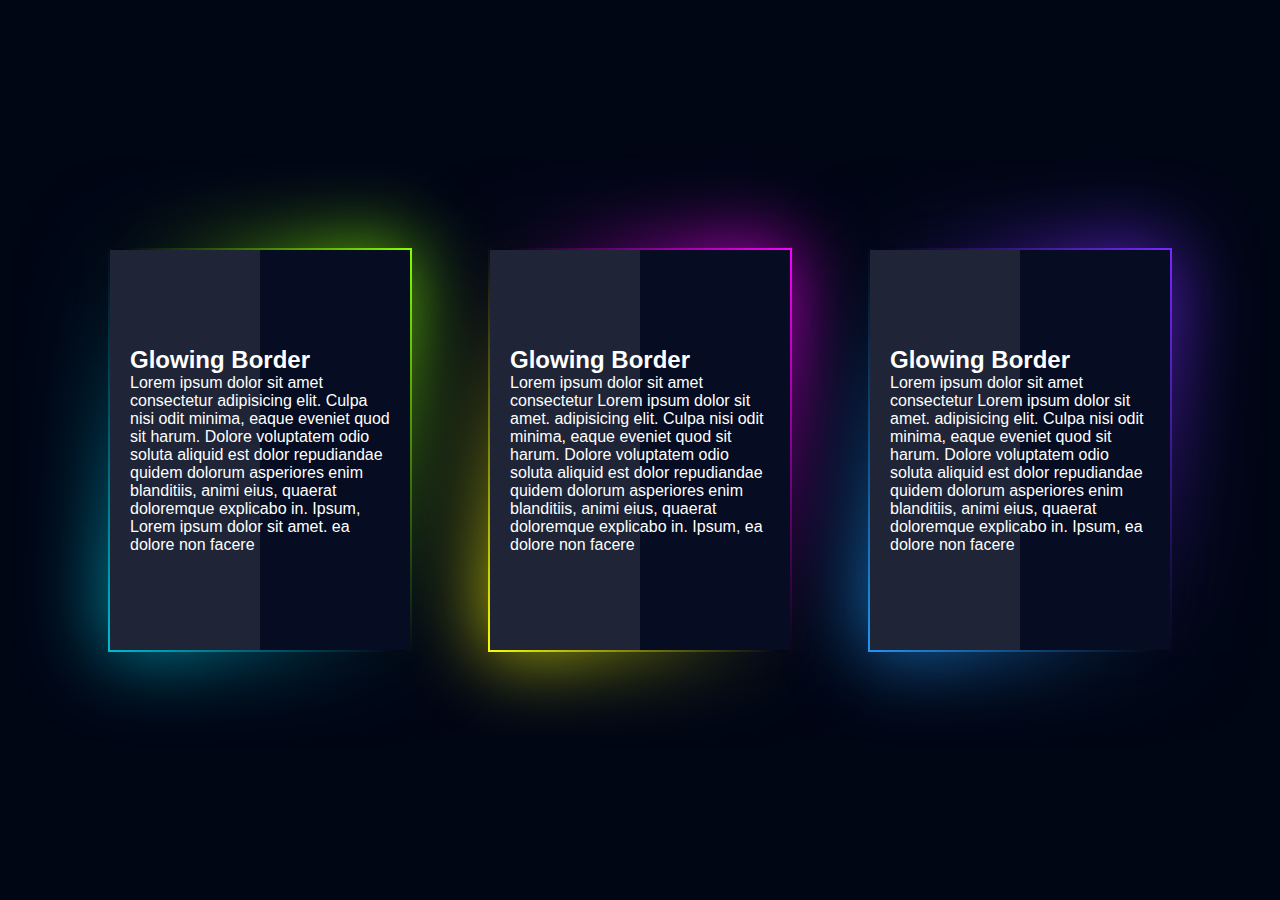
<file: card practise 1/index.html>
<!DOCTYPE html>
<html lang="en">
<head>
  <meta charset="UTF-8">
  <meta name="viewport" content="width=device-width, initial-scale=1.0">
  <link rel="stylesheet" href="style.css">
  <title>card</title>
</head>
<body>
   <div class="box">
      <div class="glass"></div>
      <div class="content">
         <h2>Glowing Border</h2>
         <p>Lorem ipsum dolor sit amet consectetur adipisicing elit. Culpa nisi odit minima, eaque eveniet quod sit harum. Dolore voluptatem odio soluta aliquid est dolor repudiandae quidem dolorum asperiores enim blanditiis, animi eius, quaerat doloremque explicabo in. Ipsum, Lorem ipsum dolor sit amet. ea dolore non facere 
         </p>
      </div>
   </div>
   <div class="box">
      <div class="glass"></div>
      <div class="content">
         <h2>Glowing Border</h2>
         <p>Lorem ipsum dolor sit amet consectetur Lorem ipsum dolor sit amet. adipisicing elit. Culpa nisi odit minima, eaque eveniet quod sit harum. Dolore voluptatem odio soluta aliquid est dolor repudiandae quidem dolorum asperiores enim blanditiis, animi eius, quaerat doloremque explicabo in. Ipsum, ea dolore non facere 
         </p>
      </div>
   </div>
   <div class="box">
      <div class="glass"></div>
      <div class="content">
         <h2>Glowing Border</h2>
         <p>Lorem ipsum dolor sit amet consectetur Lorem ipsum dolor sit amet. adipisicing elit. Culpa nisi odit minima, eaque eveniet quod sit harum. Dolore voluptatem odio soluta aliquid est dolor repudiandae quidem dolorum asperiores enim blanditiis, animi eius, quaerat doloremque explicabo in. Ipsum, ea dolore non facere 
         </p>
      </div>
   </div>
</body>
</html>
</file>
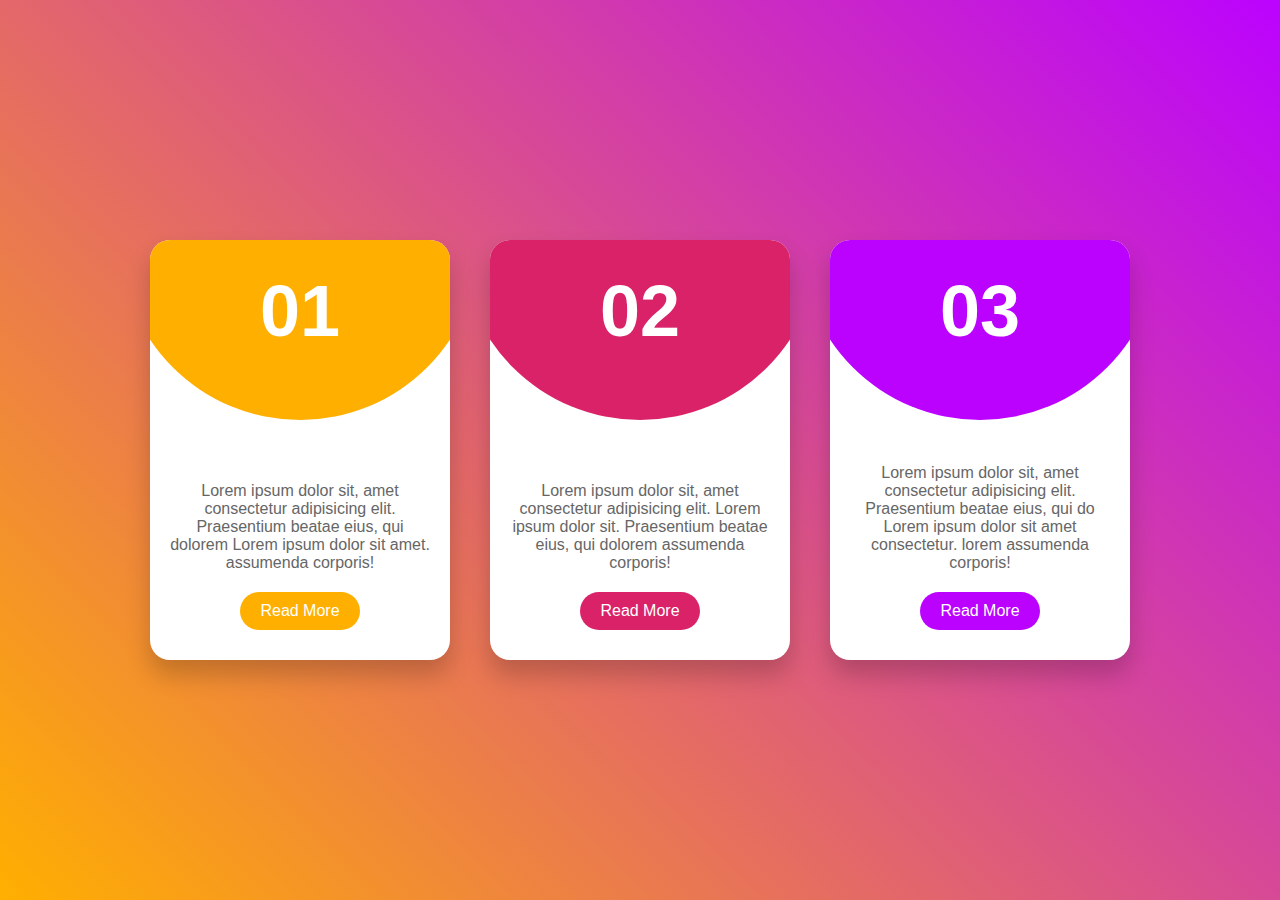
<file: card practise 2/index.html>
<!DOCTYPE html>
<html lang="en">
<head>
    <meta charset="UTF-8">
    <meta name="viewport" content="width=device-width, initial-scale=1.0">
    <link rel="stylesheet" href="style.css">
    <title>css card hover effect</title>
</head>
<body>
    <div class="container">
        <div class="card">
            <div class="circle">
                <h2>01</h2>
            </div>
            <div class="content">
                <p>Lorem ipsum dolor sit, amet consectetur adipisicing elit. Praesentium beatae eius, qui dolorem Lorem ipsum dolor sit amet. assumenda corporis!</p>
                <a href="#">Read More</a>
            </div>
        </div>

        <div class="card">
            <div class="circle">
                <h2>02</h2>
            </div>
            <div class="content">
                <p>Lorem ipsum dolor sit, amet consectetur adipisicing elit. Lorem ipsum dolor sit. Praesentium beatae eius, qui dolorem assumenda corporis!</p>
                <a href="#">Read More</a>
            </div>
        </div>

        <div class="card">
            <div class="circle">
                <h2>03</h2>
            </div>
            <div class="content">
                <p>Lorem ipsum dolor sit, amet consectetur adipisicing elit. Praesentium beatae eius, qui do Lorem ipsum dolor sit amet consectetur. lorem assumenda corporis!</p>
                <a href="#">Read More</a>
            </div>
        </div>

    </div>
</body>
</html>
</file>
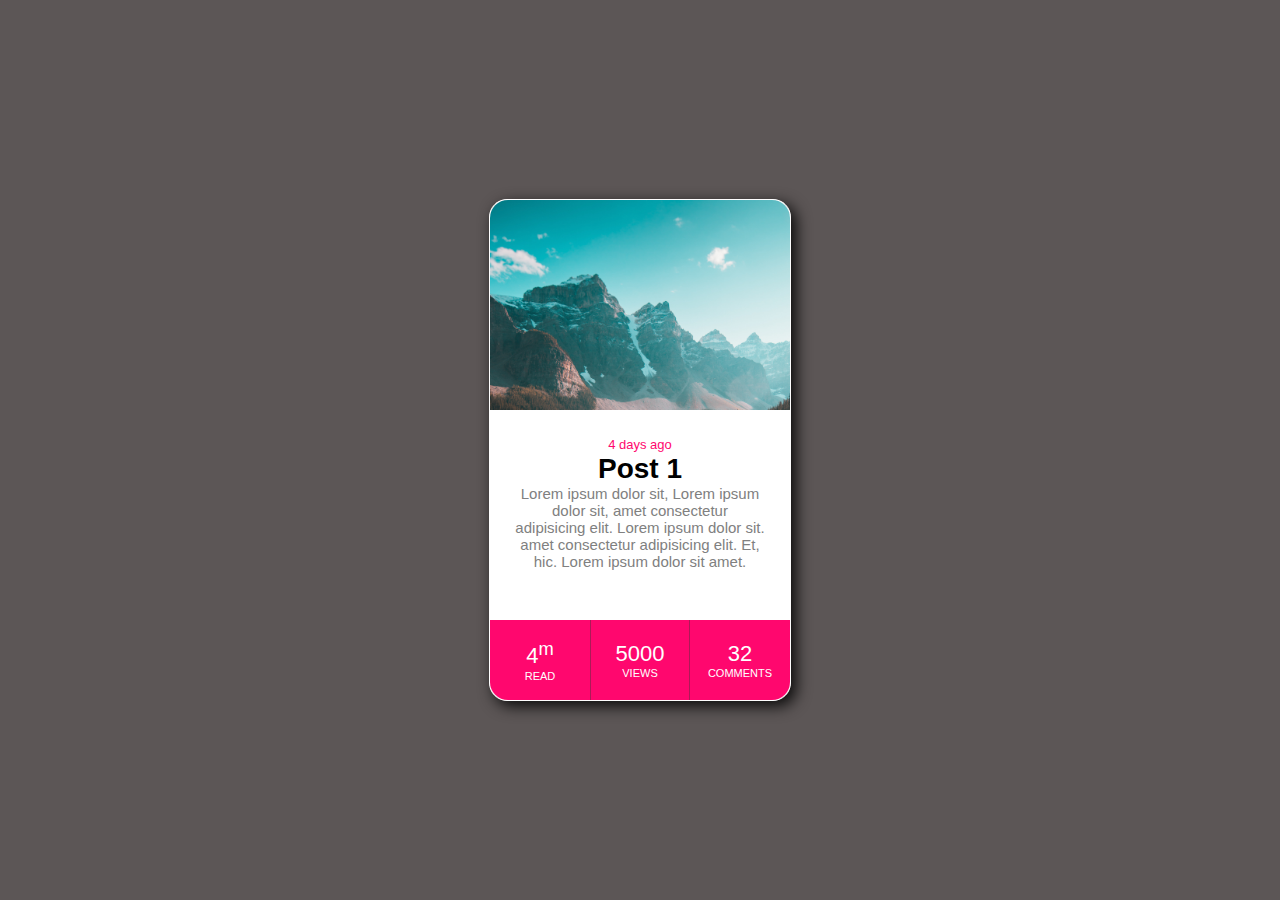
<file: card practise 3/index.html>
<!DOCTYPE html>
<html lang="en">
<head>
    <meta charset="UTF-8">
    <meta name="viewport" content="width=device-width, initial-scale=1.0">
    <link rel="stylesheet" href="style.css">
    <title>picture card</title>
</head>
<body>
    <div class="card">
        <div class="card-image"></div>
        <div class="card-text">
            <span class="date">4 days ago</span>
            <h2>Post 1</h2>
            <p>Lorem ipsum dolor sit, Lorem ipsum dolor sit, amet consectetur adipisicing elit. Lorem ipsum dolor sit. amet consectetur adipisicing elit. Et, hic. Lorem ipsum dolor sit amet.</p>
        </div>
        <div class="card-stats">
           <div class="stat">
                <div class="value">4<sup>m</sup></div>
                <div class="type">read</div>
           </div>
           <div class="stat border">
                <div class="value">5000</div>
                <div class="type">views</div>
            </div>
             <div class="stat">
                <div class="value">32</div>
                <div class="type">comments</div>
            </div>
        </div>
    </div>
</body>
</html>
</file>
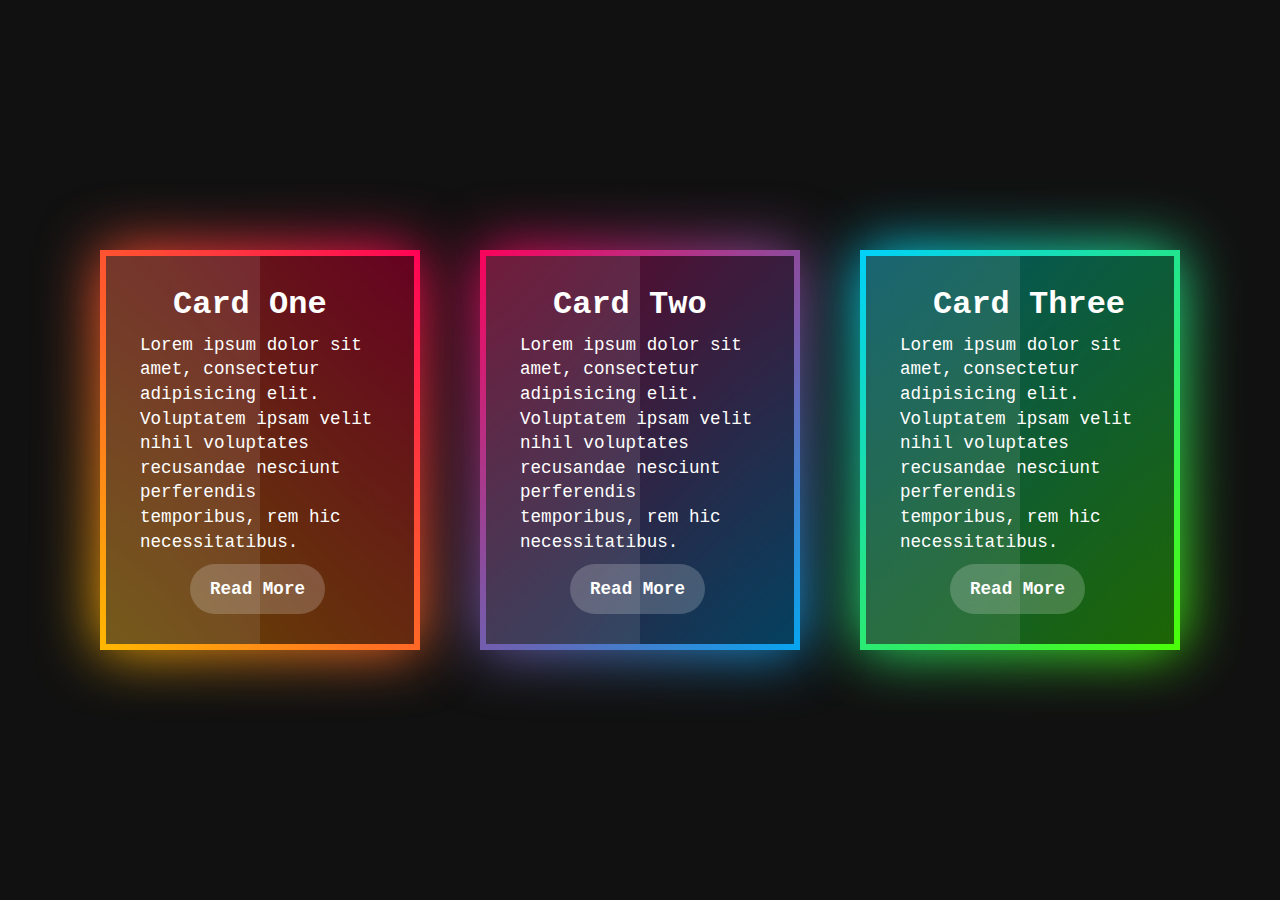
<file: card practise 5/index.html>
<!DOCTYPE html>
<html lang="en">
<head>
    <meta charset="UTF-8">
    <meta name="viewport" content="width=device-width, initial-scale=1.0">
    <link rel="stylesheet" href="style.css">
    <title>Document</title>
</head>
<body>
    <div class="container">
        <div class="card">
            <span></span>
            <div class="content">
                <h2>Card One</h2>
                <p>Lorem ipsum dolor sit amet, consectetur adipisicing elit. Voluptatem ipsam velit nihil voluptates recusandae nesciunt perferendis temporibus, rem hic necessitatibus.</p>
                <a href="#">Read More</a>
            </div>
        </div>

        <div class="card">
            <span></span>
            <div class="content">
                <h2>Card Two</h2>
                <p>Lorem ipsum dolor sit amet, consectetur adipisicing elit. Voluptatem ipsam velit nihil voluptates recusandae nesciunt perferendis temporibus, rem hic necessitatibus.</p>
                <a href="#">Read More</a>
            </div>
        </div>

        <div class="card">
            <span></span>
            <div class="content">
                <h2>Card Three</h2>
                <p>Lorem ipsum dolor sit amet, consectetur adipisicing elit. Voluptatem ipsam velit nihil voluptates recusandae nesciunt perferendis temporibus, rem hic necessitatibus.</p>
                <a href="#">Read More</a>
            </div>
        </div>
    </div>
</body>
</html>
</file>
<file: card practise 1/style.css>
*{
    margin: 0;
    padding: 0;
    box-sizing: border-box;
    font-family: Verdana, Geneva, Tahoma, sans-serif;
}

body{
    display: flex;
    justify-content: center;
    align-items: center;
    min-height: 100vh;
    flex-wrap: wrap;
    background: #010615;
}
.box{
    position: relative;
    background: #060c21;
    width: 300px;
    height: 400px;
    display: flex;
    justify-content: center;
    align-items: center;
    margin: 40px;
}
.box:before{
    content:'';
    position: absolute;
    background: #ffffff;
    top: -2px;
    left: -2px;
    right: -2px;
    bottom: -2px;
    z-index: -1; 
}
.box::after{
    content:'';
    position: absolute;
    background: #ffffff;
    top: -2px;
    left: -2px;
    right: -2px;
    bottom: -2px;
    filter: blur(40px);
    z-index: -2;
}

.box:nth-child(1)::before,
.box:nth-child(1)::after{
    background: linear-gradient(235deg,#89ff00,#010615,#00bcd4);
}

.box:nth-child(2)::before,
.box:nth-child(2)::after{
    background: linear-gradient(235deg,#ff00fe,#010615,#fbff00);
}

.box:nth-child(3)::before,
.box:nth-child(3)::after{
    background: linear-gradient(235deg,#772aff,#010615,#2196f3);
}

.box .glass{
    position: absolute;
    background: rgba(255, 255, 255, .1);
    top: 0;
    left: 0;
    width: 50%;
    height: 100%;
    display: block;
    pointer-events: none;
}
.box .content{
    color: #ffffff;
    padding: 20px;
}
</file>
<file: card practise 2/style.css>
*{
    margin: 0;
    padding: 0;
    box-sizing: border-box;
    font-family: 'Segoe UI', Tahoma, Geneva, Verdana, sans-serif;
}

body{
    display: flex;
    justify-content: center;
    align-items: center;
    min-height: 100vh;
    background:linear-gradient(45deg,#ffaf00,#bb02ff) ;
}

.container{
    /* border: 1px solid black; */
    position: relative;
    width: 1150px;
    padding: 20px;
    display: flex;
    justify-content: center;
    align-items: center;
    flex-wrap: wrap;
}

.container .card{
    position: relative;
    width: 300px;
    height: 420px;
    background: #ffffff;
    margin: 20px;
    border-radius: 20px;
    overflow: hidden;
    box-shadow: 0 15px 25px rgba(0,0,0,0.2);
    transition: 0.5s;
}

.container .card .circle{
    position: relative;
    width: 100%;
    height: 100%;
    background: #000000;
    clip-path: circle(180px at center 0);
    text-align: center;  /*akhane center nah dile h2 mazkhane asbe nah baki kahini kih taa bujhi nai...*/
}

.container .card .circle h2{
    color: #ffffff;
    font-size: 4.5rem;
    padding: 30px 0;
}

.container .card .content{
    position:absolute;
    bottom: 10px;  /* bottom dile lekha ase niche theka tasara lekha ase nah. bujte hba*/
    text-align: center;
    padding: 20px;
}

.container .card .content p{
    color: #666666;
}

.container .card .content a{
    position: relative;
    display: inline-block;
    padding: 10px 20px;
    background: #000000;
    color: #ffffff;
    border-radius: 40px;
    text-decoration: none;
    margin-top: 20px;
}

.container .card:nth-child(1) .circle,
.container .card:nth-child(1) .content a{
    background: #ffaf00;
}

.container .card:nth-child(2) .circle,
.container .card:nth-child(2) .content a{
    background: #da2268;
}

.container .card:nth-child(3) .circle,
.container .card:nth-child(3) .content a{
    background:#bb02ff ;
}


/* hovering work  start */

.container:hover .card{
    filter: blur(20px);
    transform: scale(0.9);
    opacity: 0.5; 
}
.container .card:hover{
    filter: blur(0px);
    transform: scale(1.1);
    opacity: 1;
}
</file>
<file: card practise 3/style.css>
*{
    margin: 0;
    padding: 0;
    box-sizing: border-box;
    font-family: 'Segoe UI', Tahoma, Geneva, Verdana, sans-serif;
}

body{
    width: 100vw;
    height: 100vh;
    display: flex;
    align-items: center;
    justify-content: center;
    overflow: hidden;
    background: #5c5656;
}

.card{
    border: 1px solid white;
    display: grid;
    grid-template-columns:300px;
    grid-template-rows: 210px 210px 80px;
    grid-template-areas: "image" "text" "stats";
    border-radius: 18px;
    background: white;
    box-shadow: 5px 5px 15px rgba(0,0,0,0.9);
    text-align: center;

    transition: 0.5s;
    cursor: pointer;
}

.card-image{
    grid-area: image;
    background: url(../card\ practise\ 3/image/banner.jpg);
    background-size: cover;
    border-top-left-radius: 18px;
    border-top-right-radius: 18px;
}
.card-text{
    grid-area: text;
    margin: 25px;
}
.card-text .date{
    color: rgba(255,7,110);
    font-size: 13px;
}
.card-text p{
    color: grey;
    font-size: 15px;
    font-weight: 300 ;
}
.card-text h2{
    margin-top: 0px;
    font-size: 28px;
}
.card-stats{
    grid-area: stats;
    display: grid;
    grid-template-columns: 1fr 1fr 1fr;
    grid-template-rows: 1fr;
    border-bottom-left-radius: 18px;
    border-bottom-right-radius:18px ;
    background: rgba(255,7,110);
}
.card-stats .stat{
    display: flex;
    align-items: center;
    justify-content: center;
    flex-direction: column;
    padding: 10px;
    color: white;
}
.card-stats .type{
    font-size: 11px;
    font-weight: 300;
    text-transform: uppercase;
}
.card-stats .value{
    font-size: 22px;
    font-weight: 500;
}
.card-stats .border{
    border-left: 1px solid rgba(172,26,87);
    border-right: 1px solid rgba(172,26,87);
}
.card-stats .value sup{
    font-size: 12;
}

.card:hover{
    transform: scale(1.2);
    box-shadow: 5px 5px 15px rgba(0,0,0,0.6);
}
</file>
<file: card practise 5/style.css>
*{
    margin: 0;
    padding: 0;
    box-sizing: border-box;
    font-family: 'Courier New', Courier, monospace;
}
body{
    display: flex;
    justify-content: center;
    align-items: center;
    min-height: 100vh;
    background: #111; 
}
.container{
    position: relative;
    display: flex;
    justify-content: center;
    align-items: center;
    padding: 40px 0;
    flex-wrap: wrap;
}
.container .card{
    position: relative;
    width: 320px;
    height: 400px;
    background: #111111;
    color: #ffffff;
    display: flex;
    justify-content: center;
    align-items: center;
    margin: 20px 30px;
    transition: 0.5s;
}
.container .card:hover{
    transform: translateY(-50px);
}

.container .card:nth-child(2):hover{
    transform:scale(1.1);
}

.container .card:nth-child(3):hover{
    transform: translateY(-50px);
}

.container .card::before{
    content: "";
    position: absolute;
    top: 0;
    left: 0;
    width: 100%;
    height: 100%;
    background: linear-gradient(45deg,#ffbc00,#ff0058);
}

.container .card::after{
    content: "";
    position: absolute;
    top: 0;
    left: 0;
    width: 100%;
    height: 100%;
    background: linear-gradient(45deg,#ffbc00,#ff0058);
    filter: blur(30px);
}
.container .card:nth-child(2)::before,
.container .card:nth-child(2)::after{
    background: linear-gradient(315deg,#03a9f4,#ff0058);
}

.container .card:nth-child(3)::before,
.container .card:nth-child(3)::after{
    background: linear-gradient(315deg,#4dff03,#00d0ff);
}

.container .card span{
    position: absolute;
    top: 6px;
    left: 6px;
    right: 6px;
    bottom: 6px;
    background: rgba(0, 0, 0, 0.6);
    z-index: 1;
}
.container .card span::before{
    content: "";
    position: absolute;
    top: 0;
    left: 0;
    width: 50%;
    height: 100%;
    background: rgba(255, 255, 255, 0.1);
    pointer-events: none;
}
.container .card .content{
    position: relative;
    z-index: 10;
    padding: 20px 40px;
}
.container .card .content h2{
    font-size: 2em;
    margin-left: 33px;
    margin-bottom: 10px;
    color: #ffffff;
}
.container .card .content p{
    font-size: 1.1em;
    margin-bottom: 10px;
    color: #ffffff;
    line-height: 1.4em;
}
.container .card .content a{
    margin-left: 50px;
    display: inline-block;
    font-size: 1.1em;
    text-decoration: none;
    font-weight: 700;
    padding: 15px 20px;
    background: rgba(255, 255, 255, 0.2);
    color: #ffffff;
    border-radius: 40px;
}
</file>
